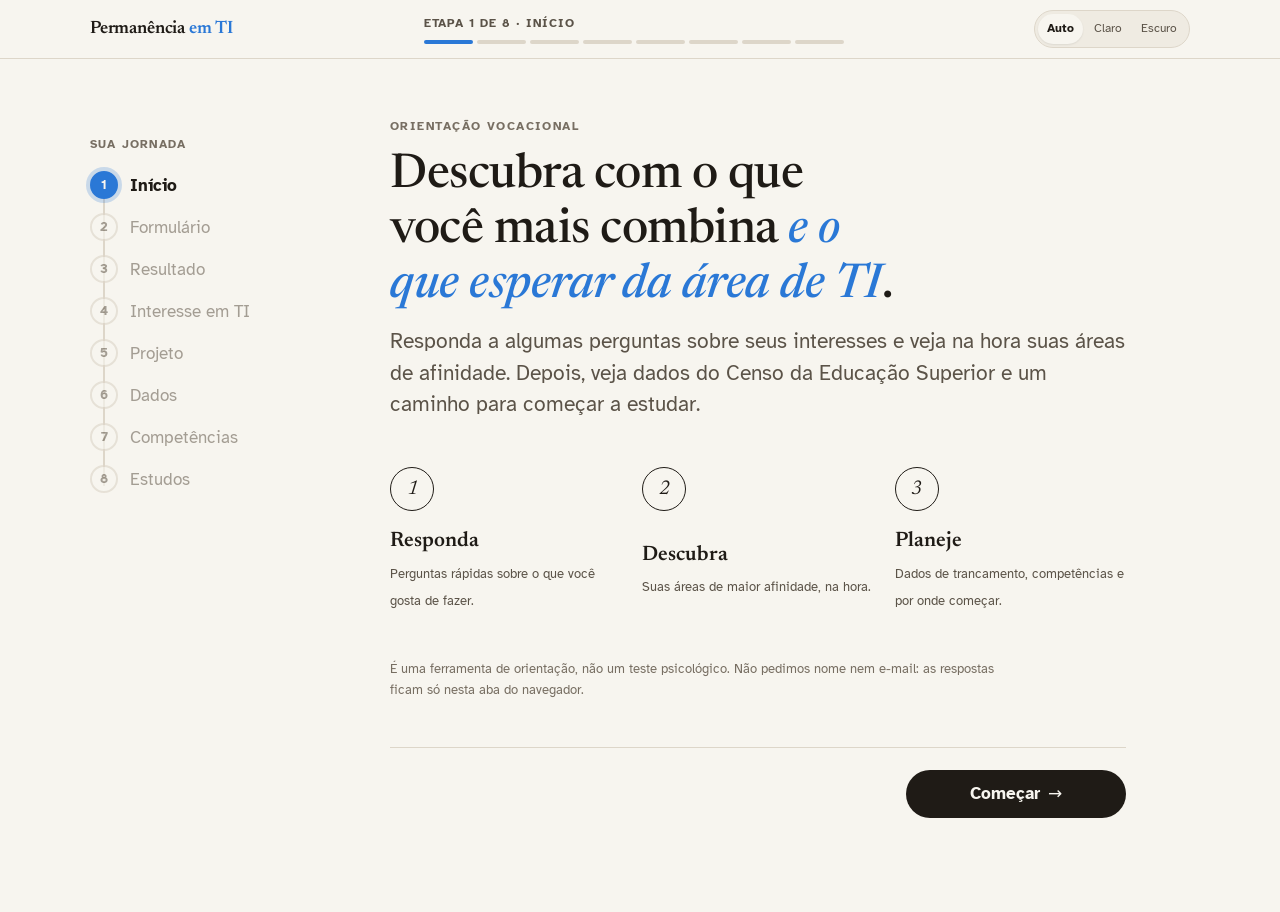
<file: web/index.html>
<!doctype html>
<html lang="pt-BR">
<head>
<meta charset="utf-8">
<meta name="viewport" content="width=device-width, initial-scale=1, viewport-fit=cover">
<meta name="theme-color" content="#f7f5ef" media="(prefers-color-scheme: light)">
<meta name="theme-color" content="#1c1a17" media="(prefers-color-scheme: dark)">
<link rel="icon" href="data:image/svg+xml,%3Csvg xmlns=%22http://www.w3.org/2000/svg%22 viewBox=%220 0 32 32%22%3E%3Crect width=%2232%22 height=%2232%22 rx=%227%22 fill=%22%231f1b16%22/%3E%3Ctext x=%2216%22 y=%2222%22 font-family=%22Georgia,serif%22 font-size=%2216%22 font-style=%22italic%22 fill=%22%23f7f5ef%22 text-anchor=%22middle%22%3ETI%3C/text%3E%3C/svg%3E">
<title>Permanência em TI</title>
<script src="tema.js"></script>
<link rel="preconnect" href="https://fonts.googleapis.com">
<link rel="preconnect" href="https://fonts.gstatic.com" crossorigin>
<link rel="stylesheet" href="https://fonts.googleapis.com/css2?family=Atkinson+Hyperlegible:ital,wght@0,400;0,700;1,400&family=Newsreader:ital,opsz,wght@0,6..72,400..700;1,6..72,400..600&display=swap">
<link rel="stylesheet" href="estilo.css">
<script>
// Configuração da jornada (o resto fica em jornada.js)
window.JORNADA_CONFIG = {
  api: "/api/v1",                // endereço da API; dá para trocar com ?api=URL
  formulario: "formulario.html", // trocar pelo formulário oficial
  pontuacao: "pesos",            // "pesos" = demonstração; "api" = POST /vocational/submissions
  endpoints: { interesse: null }, // null = não envia nada
  mapaAreasParaDados: {},        // se as áreas do teste forem outras: { "codigo_do_teste": "TI" }
  projeto: {
    descricao: "É um projeto acadêmico de prevenção à evasão nos cursos de Tecnologia da Informação.", // [EDITAR]
    saibaMaisUrl: null,          // link oficial do projeto, quando existir
  },
};
</script>
</head>
<body class="jornada">
<a class="skip" href="#conteudo">Pular para o conteúdo</a>

<header class="j-top">
  <div class="j-top-inner">
    <a class="brand" href="#/inicio">Permanência <span>em TI</span></a>
    <div class="j-progress">
      <span class="j-progress-label" id="j-progress-label">Carregando…</span>
      <div class="j-progress-bar" id="j-progress-bar" aria-hidden="true"></div>
    </div>
    <div class="segmented theme-switch" role="group" aria-label="Tema da página">
      <button type="button" data-theme-set="auto" aria-pressed="true" title="Seguir o sistema">Auto</button>
      <button type="button" data-theme-set="light" aria-pressed="false">Claro</button>
      <button type="button" data-theme-set="dark" aria-pressed="false">Escuro</button>
    </div>
  </div>
</header>

<div class="j-layout">
  <nav class="j-rail" aria-label="Etapas da jornada">
    <h2>Sua jornada</h2>
    <ol class="j-steps" id="j-steps"></ol>
  </nav>

  <main id="conteudo" class="j-main" tabindex="-1">
    <div id="j-stage"></div>
    <p class="j-hint" id="j-hint" role="status" hidden></p>
    <div class="j-actions">
      <button type="button" class="btn ghost" id="j-back">Voltar</button>
      <button type="button" class="btn primary" id="j-next">Continuar</button>
    </div>
  </main>
</div>

<p class="visually-hidden" aria-live="polite" id="j-announce"></p>
<noscript><p class="page">Esta jornada precisa de JavaScript para funcionar.</p></noscript>

<script type="module" src="jornada.js"></script>
</body>
</html>
</file>
<file: web/estilo.css>
/* Estilo único do site: tema "papel e tinta", gráficos, página de estatísticas e jornada.
   Cores das áreas (--s-*) conferidas para daltonismo contra #f7f5ef e #1c1a17. */

:root {
  color-scheme: light;
  --paper: #f7f5ef;
  --paper-2: #efebe2;
  --ink: #1f1b16;
  --ink-2: #5b5348;
  --ink-3: #776e62;
  --rule: #ddd6c9;
  --grid: #e4ded3;
  --link: #1c5cab;
  --accent: #2a78d6;
  --on-accent: #f7f5ef;
  --warm-bg: #f3e7d3;
  --warm-ink: #8a4a14;
  --err-bg: #f6dfd8;
  --danger: #a23b2a;
  --shadow: 0 6px 24px rgb(31 27 22 / .10);

  --s-TI: #2a78d6;
  --s-EXATAS_EXCETO_TI: #eb6834;
  --s-NATUREZA_SAUDE: #1baf7a;
  --s-GESTAO_NEGOCIOS: #eda100;
  --s-HUMANAS_SOCIAIS_ARTES: #e87ba4;

  --font-display: "Newsreader", "Iowan Old Style", "Palatino Linotype", Georgia, serif;
  --font-body: "Atkinson Hyperlegible", "Segoe UI", system-ui, sans-serif;
  --step--2: .75rem;
  --step--1: .8125rem;
  --step-0: clamp(1rem, .97rem + .15vw, 1.0625rem);
  --step-1: clamp(1.125rem, 1.05rem + .35vw, 1.3125rem);
  --step-2: clamp(1.375rem, 1.15rem + 1vw, 1.875rem);
  --step-3: clamp(1.875rem, 1.3rem + 2.6vw, 3.25rem);
  --space-xs: .375rem;
  --space-s: .75rem;
  --space-m: clamp(1rem, .85rem + .6vw, 1.5rem);
  --space-l: clamp(1.75rem, 1.3rem + 2vw, 3rem);
  --space-xl: clamp(2.75rem, 2rem + 3.5vw, 5.5rem);
  --measure: 66ch;
  --ease-out: cubic-bezier(.22, 1, .36, 1);
  --j-rail: 236px;
  --j-actions-h: 76px;
}

/* escuro: pelo sistema (se não forçou claro) ou forçado pelo seletor */
@media (prefers-color-scheme: dark) {
  :root:not([data-theme="light"]) {
    color-scheme: dark;
    --paper: #1c1a17;
    --paper-2: #252219;
    --ink: #efe9df;
    --ink-2: #bdb4a6;
    --ink-3: #9a9184;
    --rule: #36322b;
    --grid: #2e2a24;
    --link: #7fb0f0;
    --accent: #3987e5;
    --warm-bg: #2c2318;
    --warm-ink: #f0c88f;
    --err-bg: #3a221c;
    --danger: #f19a8a;
    --shadow: 0 6px 24px rgb(0 0 0 / .45);
    --s-TI: #3987e5;
    --s-EXATAS_EXCETO_TI: #d95926;
    --s-NATUREZA_SAUDE: #199e70;
    --s-GESTAO_NEGOCIOS: #c98500;
    --s-HUMANAS_SOCIAIS_ARTES: #d55181;
  }
}
:root[data-theme="dark"] {
  color-scheme: dark;
  --paper: #1c1a17;
  --paper-2: #252219;
  --ink: #efe9df;
  --ink-2: #bdb4a6;
  --ink-3: #9a9184;
  --rule: #36322b;
  --grid: #2e2a24;
  --link: #7fb0f0;
  --accent: #3987e5;
  --warm-bg: #2c2318;
  --warm-ink: #f0c88f;
  --err-bg: #3a221c;
  --danger: #f19a8a;
  --shadow: 0 6px 24px rgb(0 0 0 / .45);
  --s-TI: #3987e5;
  --s-EXATAS_EXCETO_TI: #d95926;
  --s-NATUREZA_SAUDE: #199e70;
  --s-GESTAO_NEGOCIOS: #c98500;
  --s-HUMANAS_SOCIAIS_ARTES: #d55181;
}

/* ------------------------------------------------------------ base */
*, *::before, *::after { box-sizing: border-box; }
html { -webkit-text-size-adjust: 100%; }
body {
  margin: 0; background: var(--paper); color: var(--ink);
  font-family: var(--font-body); font-size: var(--step-0); line-height: 1.6;
  font-variant-numeric: lining-nums;
  transition: background-color .3s var(--ease-out), color .3s var(--ease-out);
}
h1, h2, h3 { font-family: var(--font-display); font-weight: 600; letter-spacing: -.01em; line-height: 1.15; margin: 0; text-wrap: balance; }
p { text-wrap: pretty; }
a { color: var(--link); text-underline-offset: .18em; text-decoration-thickness: 1px; }
a:hover { text-decoration-thickness: 2px; }
:focus-visible { outline: 2px solid var(--accent); outline-offset: 3px; border-radius: 2px; }
[hidden] { display: none !important; }
.visually-hidden { position: absolute; width: 1px; height: 1px; overflow: hidden; clip: rect(0 0 0 0); white-space: nowrap; }

.page { max-width: 1120px; margin: 0 auto; padding: var(--space-m) clamp(16px, 4vw, 40px) var(--space-xl); }
.kicker { font-family: var(--font-body); font-size: var(--step--2); font-weight: 700; letter-spacing: .12em; text-transform: uppercase; color: var(--ink-3); }
.lead { font-size: var(--step-1); color: var(--ink-2); max-width: var(--measure); margin: var(--space-s) 0 0; line-height: 1.5; }
.lead strong { color: var(--ink); font-weight: 700; font-variant-numeric: tabular-nums; }
.fine { font-size: var(--step--1); color: var(--ink-3); max-width: 38rem; }
.note { background: var(--warm-bg); color: var(--ink); border-radius: 6px; padding: var(--space-s) var(--space-m); font-size: var(--step--1); }
.note .kicker { color: var(--warm-ink); margin-right: .5em; }
.error { background: var(--err-bg); color: var(--ink); border-radius: 6px; padding: var(--space-m); margin-bottom: var(--space-m); }
.error code { font-size: var(--step--1); }
details > summary { cursor: pointer; color: var(--ink-2); font-size: var(--step--1); list-style-position: inside; }
details > summary:hover { color: var(--ink); }
.num {
  font-weight: 700; font-style: normal; white-space: nowrap;
  text-decoration: underline; text-decoration-color: var(--accent);
  text-decoration-thickness: .09em; text-underline-offset: .12em;
}

/* cabeçalho, marca e seletores segmentados */
.masthead {
  display: flex; flex-wrap: wrap; align-items: center; gap: var(--space-s) var(--space-m);
  padding-bottom: var(--space-s); border-bottom: 1px solid var(--rule); margin-bottom: var(--space-l);
}
.brand { font-family: var(--font-display); font-size: var(--step-1); font-weight: 600; color: var(--ink); text-decoration: none; margin-right: auto; letter-spacing: -.01em; }
.brand span { color: var(--accent); }
.site-nav { display: flex; flex-wrap: wrap; gap: 0 var(--space-m); font-size: var(--step--1); }
.site-nav a { color: var(--ink-2); text-decoration: none; padding: .5rem 0; border-bottom: 2px solid transparent; }
.site-nav a:hover { color: var(--ink); }
.site-nav a[aria-current="page"] { color: var(--ink); border-bottom-color: var(--accent); font-weight: 700; }
.segmented { display: inline-flex; padding: 3px; gap: 2px; background: var(--paper-2); border: 1px solid var(--rule); border-radius: 999px; }
.segmented button {
  font: inherit; font-size: var(--step--1); color: var(--ink-2); background: transparent; border: 0; border-radius: 999px;
  padding: .3rem .8rem; min-height: 32px; cursor: pointer;
  transition: background-color .2s var(--ease-out), color .2s var(--ease-out);
}
.segmented button:hover { color: var(--ink); }
.segmented button[aria-pressed="true"] { background: var(--paper); color: var(--ink); font-weight: 700; box-shadow: 0 1px 2px rgb(0 0 0 / .08); }
.theme-switch button { padding: .3rem .65rem; }
.site-foot { margin-top: var(--space-xl); padding-top: var(--space-s); border-top: 1px solid var(--rule); font-size: var(--step--1); color: var(--ink-3); }

@keyframes rise { from { opacity: 0; transform: translateY(10px); } to { opacity: 1; transform: none; } }
.rise { animation: rise .7s var(--ease-out) both; animation-delay: calc(var(--i, 0) * 70ms); }

/* ------------------------------------------------------------ gráficos e tabelas */
.legend { display: flex; flex-wrap: wrap; gap: 6px 18px; margin: 0 0 var(--space-s); padding: 0; list-style: none; font-size: var(--step--1); color: var(--ink-2); }
.legend li { display: flex; align-items: center; gap: 7px; }
.legend .sw { width: 16px; height: 3px; border-radius: 2px; flex: none; }
.chart { position: relative; width: 100%; }
.chart svg { display: block; width: 100%; height: auto; overflow: visible; }
.chart text { font-family: var(--font-body); }
.tooltip {
  position: absolute; pointer-events: none; z-index: 5; min-width: 200px;
  background: var(--paper); color: var(--ink); border: 1px solid var(--rule); border-radius: 8px; box-shadow: var(--shadow);
  padding: 10px 12px; font-size: var(--step--1);
  opacity: 0; transform: translateY(4px); transition: opacity .12s var(--ease-out), transform .12s var(--ease-out);
}
.tooltip.on { opacity: 1; transform: none; }
.tooltip .t-title { font-family: var(--font-display); font-weight: 600; font-size: var(--step-0); margin-bottom: 6px; }
.tooltip .row { display: flex; align-items: center; gap: 10px; justify-content: space-between; font-variant-numeric: tabular-nums; }
.tooltip .row + .row { margin-top: 2px; }
.tooltip .row span:first-child { display: flex; align-items: center; gap: 7px; color: var(--ink-2); }
.tooltip .k { width: 8px; height: 8px; border-radius: 50%; flex: none; }
.table-wrap { overflow-x: auto; margin-top: var(--space-xs); }
.table-wrap table { border-collapse: collapse; width: 100%; font-size: var(--step--1); font-variant-numeric: tabular-nums; }
.table-wrap th, .table-wrap td { padding: 7px 10px; border-bottom: 1px solid var(--rule); text-align: right; white-space: nowrap; }
.table-wrap th:first-child, .table-wrap td:first-child { text-align: left; }
.table-wrap th { color: var(--ink-3); font-weight: 700; font-size: var(--step--2); letter-spacing: .06em; text-transform: uppercase; }
.source { font-size: var(--step--2); color: var(--ink-3); margin: var(--space-s) 0 0; }

/* ------------------------------------------------------------ página de estatísticas */
.intro { max-width: 52rem; margin-bottom: var(--space-l); }
.intro h1 { font-size: var(--step-3); font-weight: 500; margin-top: var(--space-s); }
.toolbar {
  display: flex; flex-wrap: wrap; align-items: end; gap: var(--space-s) var(--space-l);
  padding: var(--space-s) 0; margin-bottom: var(--space-m);
  border-top: 1px solid var(--rule); border-bottom: 1px solid var(--rule);
}
.field { display: flex; flex-direction: column; gap: 4px; }
.field-label { font-size: var(--step--2); font-weight: 700; letter-spacing: .1em; text-transform: uppercase; color: var(--ink-3); }
.range { display: flex; align-items: center; gap: 8px; color: var(--ink-3); font-size: var(--step--1); }
.toolbar select {
  font: inherit; font-size: var(--step--1); color: var(--ink); appearance: none;
  background: var(--paper-2); border: 1px solid var(--rule); border-radius: 999px;
  padding: .35rem 2rem .35rem .85rem; min-height: 38px;
  background-image: linear-gradient(45deg, transparent 50%, var(--ink-2) 50%), linear-gradient(135deg, var(--ink-2) 50%, transparent 50%);
  background-position: calc(100% - 15px) 52%, calc(100% - 10px) 52%; background-size: 5px 5px; background-repeat: no-repeat;
}
#comparabilidade { margin-bottom: var(--space-l); }
#comparabilidade summary { color: var(--ink); }
#comparabilidade ul { margin: var(--space-xs) 0 0; padding-left: 1.2rem; color: var(--ink-2); }
.figure { margin: 0 0 var(--space-xl); }
.fig-head { margin-bottom: var(--space-s); max-width: var(--measure); }
.fig-head h2 { font-size: var(--step-2); margin: 4px 0 6px; }
.fig-head p { margin: 0; color: var(--ink-2); font-size: var(--step--1); }
.fig-head .takeaway { font-family: var(--font-display); font-size: var(--step-1); line-height: 1.4; color: var(--ink); margin: var(--space-s) 0 0; }
.figure details { margin-top: var(--space-s); }
.split { display: grid; gap: var(--space-m) var(--space-l); }
@media (min-width: 880px) {
  .split { grid-template-columns: minmax(0, 5fr) minmax(0, 8fr); align-items: start; }
  .split .fig-head { position: sticky; top: var(--space-m); }
}
.notes { border-top: 1px solid var(--rule); padding-top: var(--space-m); }
.notes h2 { font-size: var(--step-1); margin-bottom: var(--space-s); }
.notes ol { margin: 0; padding-left: 1.3rem; font-size: var(--step--1); color: var(--ink-2); }
.notes li { margin-bottom: var(--space-xs); break-inside: avoid; padding-left: 4px; }
.notes li::marker { color: var(--ink-3); font-weight: 700; }
.notes li strong { color: var(--ink); }
@media (min-width: 880px) { .notes ol { columns: 2; column-gap: var(--space-l); } }

/* ------------------------------------------------------------ jornada: estrutura
   celular: progresso no topo e botões fixos embaixo; desktop (>= 1000px): trilha na lateral */
body.jornada { min-height: 100dvh; }
.skip { position: absolute; left: 12px; top: -48px; z-index: 50; background: var(--ink); color: var(--paper); padding: 8px 12px; border-radius: 6px; }
.skip:focus { top: 12px; }

.j-top {
  position: sticky; top: 0; z-index: 20; border-bottom: 1px solid var(--rule);
  background: color-mix(in oklab, var(--paper) 92%, transparent); backdrop-filter: saturate(1.2) blur(8px);
}
.j-top-inner {
  max-width: 1180px; margin: 0 auto; padding: 10px clamp(16px, 4vw, 40px);
  display: grid; grid-template-columns: 1fr auto; gap: 8px 16px; align-items: center;
}
.j-top .brand { font-size: 1.125rem; margin: 0; }
.j-top .theme-switch { grid-row: 1; grid-column: 2; }
.j-top .theme-switch button { padding: .25rem .55rem; min-height: 30px; font-size: .75rem; }
.j-progress { grid-column: 1 / -1; display: grid; gap: 6px; }
.j-progress-label { font-size: var(--step--2); font-weight: 700; letter-spacing: .08em; text-transform: uppercase; color: var(--ink-2); }
.j-progress-bar { display: grid; grid-template-columns: repeat(8, 1fr); gap: 4px; }
.j-progress-bar span { height: 4px; border-radius: 2px; background: var(--rule); transition: background-color .4s var(--ease-out); }
.j-progress-bar .concluida { background: var(--ink-3); }
.j-progress-bar .atual { background: var(--accent); }

.j-layout { max-width: 1180px; margin: 0 auto; padding: 0 clamp(16px, 4vw, 40px); }
.j-rail { display: none; }
.j-main { padding: var(--space-l) 0 calc(var(--j-actions-h) + 40px + env(safe-area-inset-bottom)); max-width: 46rem; outline: none; }
@media (min-width: 1000px) {
  .j-top-inner { grid-template-columns: auto 1fr auto; }
  .j-top .theme-switch { grid-row: auto; grid-column: auto; }
  .j-progress { grid-column: auto; max-width: 420px; justify-self: center; width: 100%; }
  .j-layout { display: grid; grid-template-columns: var(--j-rail) minmax(0, 1fr); gap: clamp(32px, 5vw, 72px); }
  .j-rail { display: block; position: sticky; top: 92px; align-self: start; padding-top: var(--space-l); }
  .j-main { padding-bottom: var(--space-xl); }
}

.j-rail h2 { font-size: var(--step--2); font-family: var(--font-body); font-weight: 700; letter-spacing: .1em; text-transform: uppercase; color: var(--ink-3); margin-bottom: 12px; }
.j-steps { list-style: none; margin: 0; padding: 0; position: relative; }
.j-steps::before { content: ""; position: absolute; left: 13px; top: 14px; bottom: 14px; width: 2px; background: var(--rule); }
.j-steps li > a, .j-steps li > span {
  position: relative; display: flex; align-items: center; gap: 12px;
  padding: 7px 8px 7px 0; color: var(--ink-3); text-decoration: none; border-radius: 8px;
}
.j-steps .mark {
  flex: none; width: 28px; height: 28px; border-radius: 50%; display: grid; place-items: center;
  font-size: .8125rem; font-weight: 700; background: var(--paper); border: 2px solid var(--rule); color: var(--ink-3);
  transition: all .3s var(--ease-out);
}
.j-steps li.concluida a, .j-steps li.disponivel a { color: var(--ink-2); }
.j-steps li.concluida .mark { background: var(--ink-3); border-color: var(--ink-3); color: var(--paper); }
.j-steps li.atual span { color: var(--ink); font-weight: 700; }
.j-steps li.atual .mark { border-color: var(--accent); background: var(--accent); color: var(--on-accent); box-shadow: 0 0 0 4px color-mix(in oklab, var(--accent) 22%, transparent); }
.j-steps li a:hover .t { text-decoration: underline; text-underline-offset: .2em; }
.j-steps li.bloqueada { opacity: .65; }

/* botões de ação */
.j-actions {
  position: fixed; left: 0; right: 0; bottom: 0; z-index: 30;
  display: flex; gap: 10px; align-items: center;
  padding: 12px clamp(16px, 4vw, 40px) calc(12px + env(safe-area-inset-bottom));
  background: var(--paper); border-top: 1px solid var(--rule); box-shadow: 0 -6px 20px rgb(0 0 0 / .06);
}
.j-hint {
  position: fixed; left: 16px; right: 16px; bottom: calc(var(--j-actions-h) + 8px + env(safe-area-inset-bottom)); z-index: 31;
  margin: 0; padding: 10px 14px; border-radius: 8px; background: var(--ink); color: var(--paper); font-size: var(--step--1);
  animation: rise .3s var(--ease-out) both;
}
@media (min-width: 1000px) {
  .j-actions { position: static; padding: var(--space-m) 0 0; margin-top: var(--space-l); background: none; box-shadow: none; }
  .j-hint { position: static; margin-top: 10px; display: inline-block; }
}
.j-actions .btn.primary { margin-left: auto; flex: 1; }
@media (min-width: 560px) { .j-actions .btn.primary { flex: 0 1 auto; min-width: 220px; } }

.btn {
  font: inherit; font-weight: 700; font-size: var(--step-0);
  display: inline-flex; align-items: center; justify-content: center; gap: 8px;
  min-height: 48px; padding: 0 22px; border-radius: 999px; cursor: pointer;
  border: 1px solid transparent; text-decoration: none;
  transition: transform .15s var(--ease-out), background-color .2s var(--ease-out), opacity .2s;
}
.btn:active { transform: scale(.98); }
.btn.primary { background: var(--ink); color: var(--paper); }
.btn.primary::after { content: "→"; font-weight: 400; transition: transform .2s var(--ease-out); }
.btn.primary:hover::after { transform: translateX(3px); }
.btn.ghost { background: transparent; color: var(--ink); border-color: var(--rule); }
.btn.ghost:hover { border-color: var(--ink-3); }
.btn.bloqueado { opacity: .5; cursor: not-allowed; }
.btn.carregando { pointer-events: none; opacity: .8; }
.btn.carregando::after { content: ""; width: 14px; height: 14px; border-radius: 50%; border: 2px solid currentColor; border-right-color: transparent; animation: spin .7s linear infinite; }
@keyframes spin { to { transform: rotate(360deg); } }
.link { font: inherit; color: var(--link); background: none; border: 0; padding: 0; cursor: pointer; text-decoration: underline; text-underline-offset: .18em; }

@keyframes in-fwd { from { opacity: 0; transform: translateX(24px); } to { opacity: 1; transform: none; } }
@keyframes in-back { from { opacity: 0; transform: translateX(-24px); } to { opacity: 1; transform: none; } }
.entra-frente { animation: in-fwd .45s var(--ease-out) both; }
.entra-tras { animation: in-back .45s var(--ease-out) both; }

.j-view h1.display { font-size: clamp(1.875rem, 1.3rem + 2.6vw, 3rem); font-weight: 500; margin: var(--space-xs) 0 var(--space-s); }
.j-view h1.display em { font-style: italic; color: var(--accent); }
.j-view h1 em.num { color: inherit; font-style: normal; }
.j-view .lead { margin-top: 0; }
.j-view h1:focus { outline: none; }
.note.demo { margin-bottom: var(--space-m); }

.skeleton, .skeleton-line {
  display: block; border-radius: 8px;
  background: linear-gradient(90deg, var(--paper-2) 0%, var(--rule) 50%, var(--paper-2) 100%);
  background-size: 200% 100%; animation: shimmer 1.4s ease-in-out infinite;
}
.skeleton-line { height: 1.1em; width: 70%; }
@keyframes shimmer { from { background-position: 200% 0; } to { background-position: -200% 0; } }

/* 1. início */
.preview { list-style: none; margin: var(--space-l) 0; padding: 0; display: grid; gap: 14px; }
.preview li { display: grid; grid-template-columns: 44px 1fr; gap: 14px; align-items: start; }
.preview .n {
  width: 44px; height: 44px; border-radius: 50%; display: grid; place-items: center;
  font-family: var(--font-display); font-size: 1.25rem; font-style: italic; border: 1.5px solid var(--ink);
}
.preview strong { display: block; font-family: var(--font-display); font-size: var(--step-1); font-weight: 600; }
.preview span:not(.n) { color: var(--ink-2); font-size: var(--step--1); }
@media (min-width: 760px) {
  .preview { grid-template-columns: repeat(3, 1fr); gap: var(--space-m); }
  .preview li { grid-template-columns: 1fr; }
}
.resume { font-size: var(--step--1); color: var(--ink-2); }

/* 2. formulário */
.form-head { display: flex; flex-wrap: wrap; align-items: center; justify-content: space-between; gap: 8px; margin-bottom: var(--space-m); }
.q-dots { display: flex; gap: 5px; }
.q-dots span { width: 8px; height: 8px; border-radius: 50%; background: var(--rule); transition: all .3s var(--ease-out); }
.q-dots .feita { background: var(--ink-3); }
.q-dots .agora { background: var(--accent); width: 22px; border-radius: 4px; }

.jf-form fieldset { border: 0; margin: 0; padding: 0; min-width: 0; }
.jf-form legend { font-family: var(--font-display); font-weight: 500; letter-spacing: -.01em; font-size: clamp(1.625rem, 1.2rem + 2vw, 2.5rem); line-height: 1.15; padding: 0; margin-bottom: var(--space-s); }
.jf-form legend:focus { outline: none; }
.jf-form .ajuda { color: var(--ink-2); margin: 0 0 var(--space-m); }
.jf-form label:has(> input[type="radio"]), .jf-form label:has(> input[type="checkbox"]) {
  display: grid; grid-template-columns: 22px 1fr; gap: 12px; align-items: center;
  min-height: 56px; padding: 12px 16px; margin-bottom: 10px;
  border: 1.5px solid var(--rule); border-radius: 14px; background: var(--paper); cursor: pointer;
  transition: border-color .2s var(--ease-out), background-color .2s var(--ease-out), transform .15s var(--ease-out);
}
.jf-form label:has(> input[type="radio"]):hover, .jf-form label:has(> input[type="checkbox"]):hover { border-color: var(--ink-3); }
.jf-form label:has(> input:checked) { border-color: var(--accent); background: color-mix(in oklab, var(--accent) 9%, var(--paper)); font-weight: 700; }
.jf-form label:has(> input:focus-visible) { outline: 2px solid var(--accent); outline-offset: 2px; }
.jf-form label:active { transform: scale(.99); }
.jf-form input[type="radio"], .jf-form input[type="checkbox"] { width: 20px; height: 20px; margin: 0; accent-color: var(--accent); }
.jf-form textarea, .jf-form input[type="text"], .jf-form input[type="number"], .jf-form select {
  display: block; width: 100%; margin-top: 8px; font: inherit; color: var(--ink);
  background: var(--paper-2); border: 1.5px solid var(--rule); border-radius: 12px; padding: 12px 14px;
}
.jf-form textarea:focus, .jf-form input:focus-visible, .jf-form select:focus { outline: 2px solid var(--accent); outline-offset: 1px; border-color: transparent; }
.jf-form label:not(:has(> input[type="radio"])):not(:has(> input[type="checkbox"])) { display: block; color: var(--ink-2); font-size: var(--step--1); }

.jf-escala { display: grid; gap: 10px; padding: var(--space-m) 0; }
.jf-escala output { font-family: var(--font-display); font-size: clamp(3rem, 2rem + 4vw, 4.5rem); line-height: 1; text-align: center; color: var(--accent); }
.jf-escala input[type="range"] { -webkit-appearance: none; appearance: none; width: 100%; height: 44px; background: transparent; cursor: pointer; }
.jf-escala input[type="range"]::-webkit-slider-runnable-track {
  height: 8px; border-radius: 4px;
  background: linear-gradient(90deg, var(--accent) calc(var(--t, .5) * 100%), var(--rule) calc(var(--t, .5) * 100%));
}
.jf-escala input[type="range"]::-moz-range-track { height: 8px; border-radius: 4px; background: var(--rule); }
.jf-escala input[type="range"]::-moz-range-progress { height: 8px; border-radius: 4px; background: var(--accent); }
.jf-escala input[type="range"]::-webkit-slider-thumb {
  -webkit-appearance: none; width: 30px; height: 30px; margin-top: -11px; border-radius: 50%;
  background: var(--paper); border: 3px solid var(--ink); box-shadow: var(--shadow);
}
.jf-escala input[type="range"]::-moz-range-thumb { width: 26px; height: 26px; border-radius: 50%; background: var(--paper); border: 3px solid var(--ink); }
.jf-escala input[type="range"]:focus-visible { outline: 2px solid var(--accent); outline-offset: 4px; border-radius: 8px; }
.jf-pontas { display: flex; justify-content: space-between; color: var(--ink-2); font-size: var(--step--1); }
.jf-erro { color: var(--danger); font-weight: 700; font-size: var(--step--1); margin: 6px 0 0; }
.jf-erro::before { content: "! "; }

/* 3. resultado */
.afinidades { list-style: none; margin: var(--space-l) 0 var(--space-m); padding: 0; display: grid; gap: 14px; }
.afinidades li { display: grid; grid-template-columns: 2.2rem 1fr auto; grid-template-areas: "pos nome val" "pos barra barra"; gap: 6px 12px; align-items: center; }
.afinidades .pos { grid-area: pos; font-family: var(--font-display); font-style: italic; color: var(--ink-3); font-size: 1.25rem; align-self: start; }
.afinidades .nome { grid-area: nome; font-weight: 700; }
.afinidades .val { grid-area: val; font-variant-numeric: tabular-nums; color: var(--ink-2); font-weight: 700; }
.afinidades .barra { grid-area: barra; height: 12px; border-radius: 6px; background: var(--paper-2); overflow: hidden; }
.afinidades .barra span {
  display: block; height: 100%; border-radius: 6px; background: var(--c, var(--accent));
  transform: scaleX(0); transform-origin: left center;
  transition: transform 1s var(--ease-out); transition-delay: calc(var(--i) * 110ms + 150ms);
}
.v-resultado.pronto .barra span { transform: scaleX(var(--w)); }
.afinidades li:first-child .nome { font-family: var(--font-display); font-size: var(--step-1); }
.afinidades li:first-child .barra { height: 18px; border-radius: 9px; }

/* 4. interesse */
.choices { border: 0; padding: 0; margin: var(--space-l) 0 0; display: grid; gap: 12px; }
@media (min-width: 760px) { .choices { grid-template-columns: repeat(3, 1fr); } .choice { min-height: 132px; } }
.choice {
  position: relative; display: grid; gap: 6px; align-content: start; padding: 18px 18px 18px 52px;
  border: 1.5px solid var(--rule); border-radius: 16px; cursor: pointer; background: var(--paper);
  transition: border-color .2s var(--ease-out), background-color .2s var(--ease-out), transform .15s var(--ease-out);
}
.choice:hover { border-color: var(--ink-3); }
.choice:active { transform: scale(.99); }
.choice input { position: absolute; left: 18px; top: 22px; width: 20px; height: 20px; margin: 0; accent-color: var(--accent); }
.choice .c-title { font-family: var(--font-display); font-size: var(--step-1); font-weight: 600; line-height: 1.25; }
.choice .c-sub { color: var(--ink-2); font-size: var(--step--1); }
.choice:has(input:checked) { border-color: var(--accent); background: color-mix(in oklab, var(--accent) 9%, var(--paper)); }
.choice:has(input:focus-visible) { outline: 2px solid var(--accent); outline-offset: 2px; }

/* 5. projeto */
.v-projeto .saiba { margin: var(--space-m) 0; }
.v-projeto .btn.ghost::after { content: "↗"; font-weight: 400; }

/* 6. dados */
.v-dados .fig { margin: var(--space-l) 0 0; }
.v-dados figcaption h2 { font-size: var(--step-1); margin: 4px 0; }
.v-dados figcaption p { margin: 0 0 var(--space-s); color: var(--ink-2); font-size: var(--step--1); }
.v-dados details { margin-top: var(--space-xs); }
.v-dados .note { margin-top: var(--space-l); }

/* 7. competências */
.acc { margin-top: var(--space-l); border-top: 1px solid var(--rule); }
.acc-item { border-bottom: 1px solid var(--rule); }
.acc-item > summary { list-style: none; display: grid; grid-template-columns: 2.6rem 1fr 24px; gap: 12px; align-items: center; padding: 18px 0; color: var(--ink); }
.acc-item > summary::-webkit-details-marker { display: none; }
.acc-item .numeral { font-family: var(--font-display); font-style: italic; font-size: 2.25rem; line-height: 1; color: var(--accent); }
.acc-title .t { display: block; font-family: var(--font-display); font-size: var(--step-1); font-weight: 600; line-height: 1.25; }
.acc-title .s { display: block; color: var(--ink-2); font-size: var(--step--1); margin-top: 2px; }
.chev { width: 12px; height: 12px; border-right: 2px solid var(--ink-2); border-bottom: 2px solid var(--ink-2); transform: rotate(45deg); transition: transform .3s var(--ease-out); justify-self: center; margin-top: -6px; }
.acc-item[open] .chev { transform: rotate(225deg); margin-top: 6px; }
.acc-body { display: grid; gap: var(--space-m); padding: 0 0 var(--space-m) calc(2.6rem + 12px); animation: rise .35s var(--ease-out) both; }
.acc-body p, .acc-body ul { margin: 4px 0 0; color: var(--ink-2); }
.acc-body ul { padding-left: 1.1rem; }
.acc-body li + li { margin-top: 4px; }
.acc-body .kicker { display: block; }
.practice { font-size: var(--step--1); color: var(--ink-3); margin: 0; }
.practice a { font-weight: 700; }
@media (min-width: 760px) { .acc-body { grid-template-columns: 1fr 1fr; } .acc-body .practice { grid-column: 1 / -1; } }

/* fontes e referências (competências e estudos) */
.ref {
  font: inherit; font-size: .75em; font-weight: 700; color: var(--link); background: none; border: 0;
  padding: 0 1px; cursor: pointer; vertical-align: super; line-height: 1;
}
.ref:hover { text-decoration: underline; }
.fontes { margin-top: var(--space-s); }
.fontes ul { list-style: none; padding: 0; font-size: var(--step--1); }
.fontes li { margin-top: 6px; }
.fontes .n, .base .n { font-weight: 700; color: var(--ink); }
.base { font-size: var(--step--1); color: var(--ink-3); margin: 6px 0 8px; }
.base p { margin: 2px 0 0; }
.como { font-size: var(--step--1); color: var(--ink-2); margin-top: var(--space-s); max-width: var(--measure); }
.refs { margin-top: var(--space-l); border-top: 1px solid var(--rule); padding-top: var(--space-m); }
.refs h2 { font-size: var(--step-1); margin-bottom: var(--space-s); }
.refs ol { margin: 0; padding-left: 1.6rem; font-size: var(--step--1); color: var(--ink-2); display: grid; gap: 8px; }
.refs li { padding-left: 4px; overflow-wrap: anywhere; border-radius: 4px; transition: background-color .6s var(--ease-out); }
.refs li::marker { color: var(--ink); font-weight: 700; }
.refs li:focus { outline: none; }
.refs li.alvo { background: color-mix(in oklab, var(--accent) 16%, transparent); }

/* 8. estudos */
.v-estudos .timeline { list-style: none; margin: var(--space-l) 0 0; padding: 0; position: relative; }
.v-estudos .timeline::before { content: ""; position: absolute; left: 15px; top: 8px; bottom: 8px; width: 2px; background: var(--rule); }
.v-estudos .step { position: relative; padding: 0 0 var(--space-l) 3.1rem; }
.v-estudos .step .dot {
  position: absolute; left: 0; top: 0; width: 32px; height: 32px; border-radius: 50%; display: grid; place-items: center;
  background: var(--paper); border: 2px solid var(--accent); font-family: var(--font-display); font-weight: 600;
}
.v-estudos .step h2 { font-size: var(--step-1); padding-top: 3px; }
.v-estudos .when { margin: 2px 0 8px; }
.v-estudos .obj { margin: 0 0 8px; padding-left: 1.1rem; color: var(--ink-2); }
.v-estudos .res { list-style: none; margin: 0; padding: 0; display: grid; gap: 6px; }
.v-estudos .res a {
  display: flex; flex-wrap: wrap; justify-content: space-between; gap: 2px 12px; align-items: baseline;
  padding: 12px 14px; border-radius: 12px; background: var(--paper-2); text-decoration: none; color: var(--ink);
  transition: background-color .2s var(--ease-out);
}
.v-estudos .res a:hover { background: color-mix(in oklab, var(--accent) 10%, var(--paper-2)); }
.v-estudos .res .name { font-weight: 700; color: var(--link); }
.v-estudos .res .name::after { content: " ↗"; font-weight: 400; }
.v-estudos .res .meta { color: var(--ink-3); font-size: var(--step--2); }
.v-estudos .more { margin-top: 6px; }
.v-estudos .more summary { margin-bottom: 6px; }
.habits-wrap { margin-top: var(--space-l); }
.habits-wrap h2 { font-size: var(--step-1); margin-bottom: var(--space-s); }
.habits { margin: 0; padding-left: 1.1rem; display: grid; gap: 6px; }
.band { margin-top: var(--space-l); padding: var(--space-m); border-radius: 14px; background: var(--warm-bg); }
.band .kicker { color: var(--warm-ink); }
.band h2 { font-size: var(--step-2); margin: 4px 0 6px; }
.band p { margin: 0 0 8px; }
.band ul { margin: 0; padding-left: 1.1rem; display: grid; gap: 6px; }
.band li::marker { color: var(--warm-ink); }

/* fim */
.recap { display: grid; gap: 10px; margin: var(--space-l) 0; }
@media (min-width: 760px) { .recap { grid-template-columns: repeat(2, 1fr); } }
.recap div { padding: 14px 16px; border-radius: 12px; border: 1px solid var(--rule); }
.recap dt { font-size: var(--step--2); font-weight: 700; letter-spacing: .08em; text-transform: uppercase; color: var(--ink-3); }
.recap dd { margin: 4px 0 0; font-family: var(--font-display); font-size: var(--step-1); font-weight: 600; line-height: 1.25; }
.recap small { font-family: var(--font-body); font-size: var(--step--2); font-weight: 400; color: var(--ink-3); }
.next-links { display: grid; border-top: 1px solid var(--rule); margin-bottom: var(--space-m); }
.card-link { display: grid; grid-template-columns: 1fr auto; padding: 16px 0; border-bottom: 1px solid var(--rule); text-decoration: none; color: var(--ink); }
.card-link::after { content: "→"; grid-row: 1 / span 2; grid-column: 2; align-self: center; color: var(--ink-3); transition: transform .2s var(--ease-out); }
.card-link:hover::after { transform: translateX(4px); color: var(--ink); }
.card-link .t { font-family: var(--font-display); font-size: var(--step-1); font-weight: 600; }
.card-link .s { color: var(--ink-2); font-size: var(--step--1); }

/* menos movimento */
@media (prefers-reduced-motion: reduce) {
  body, .refs li { transition: none; }
  .rise, .entra-frente, .entra-tras, .j-hint, .skeleton, .skeleton-line, .acc-body { animation: none; }
  .afinidades .barra span { transition: none; }
}
</file>
